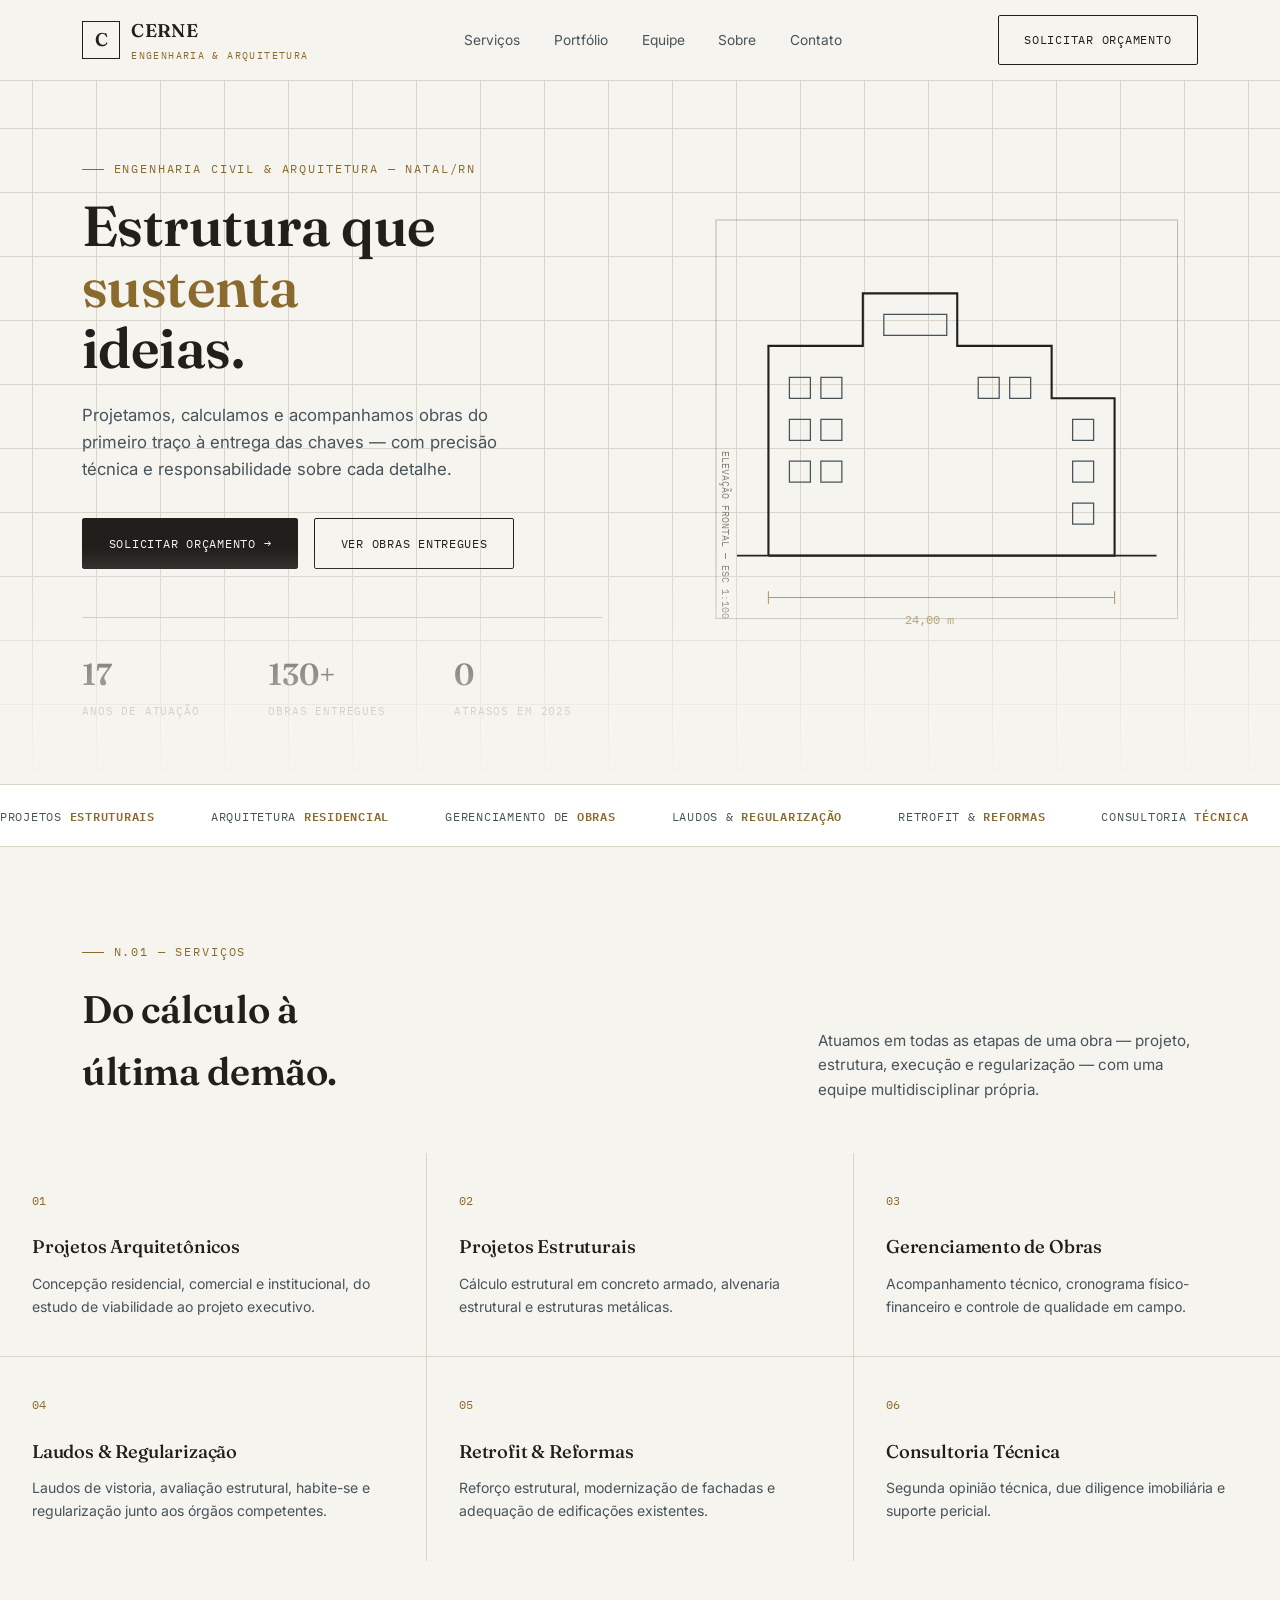
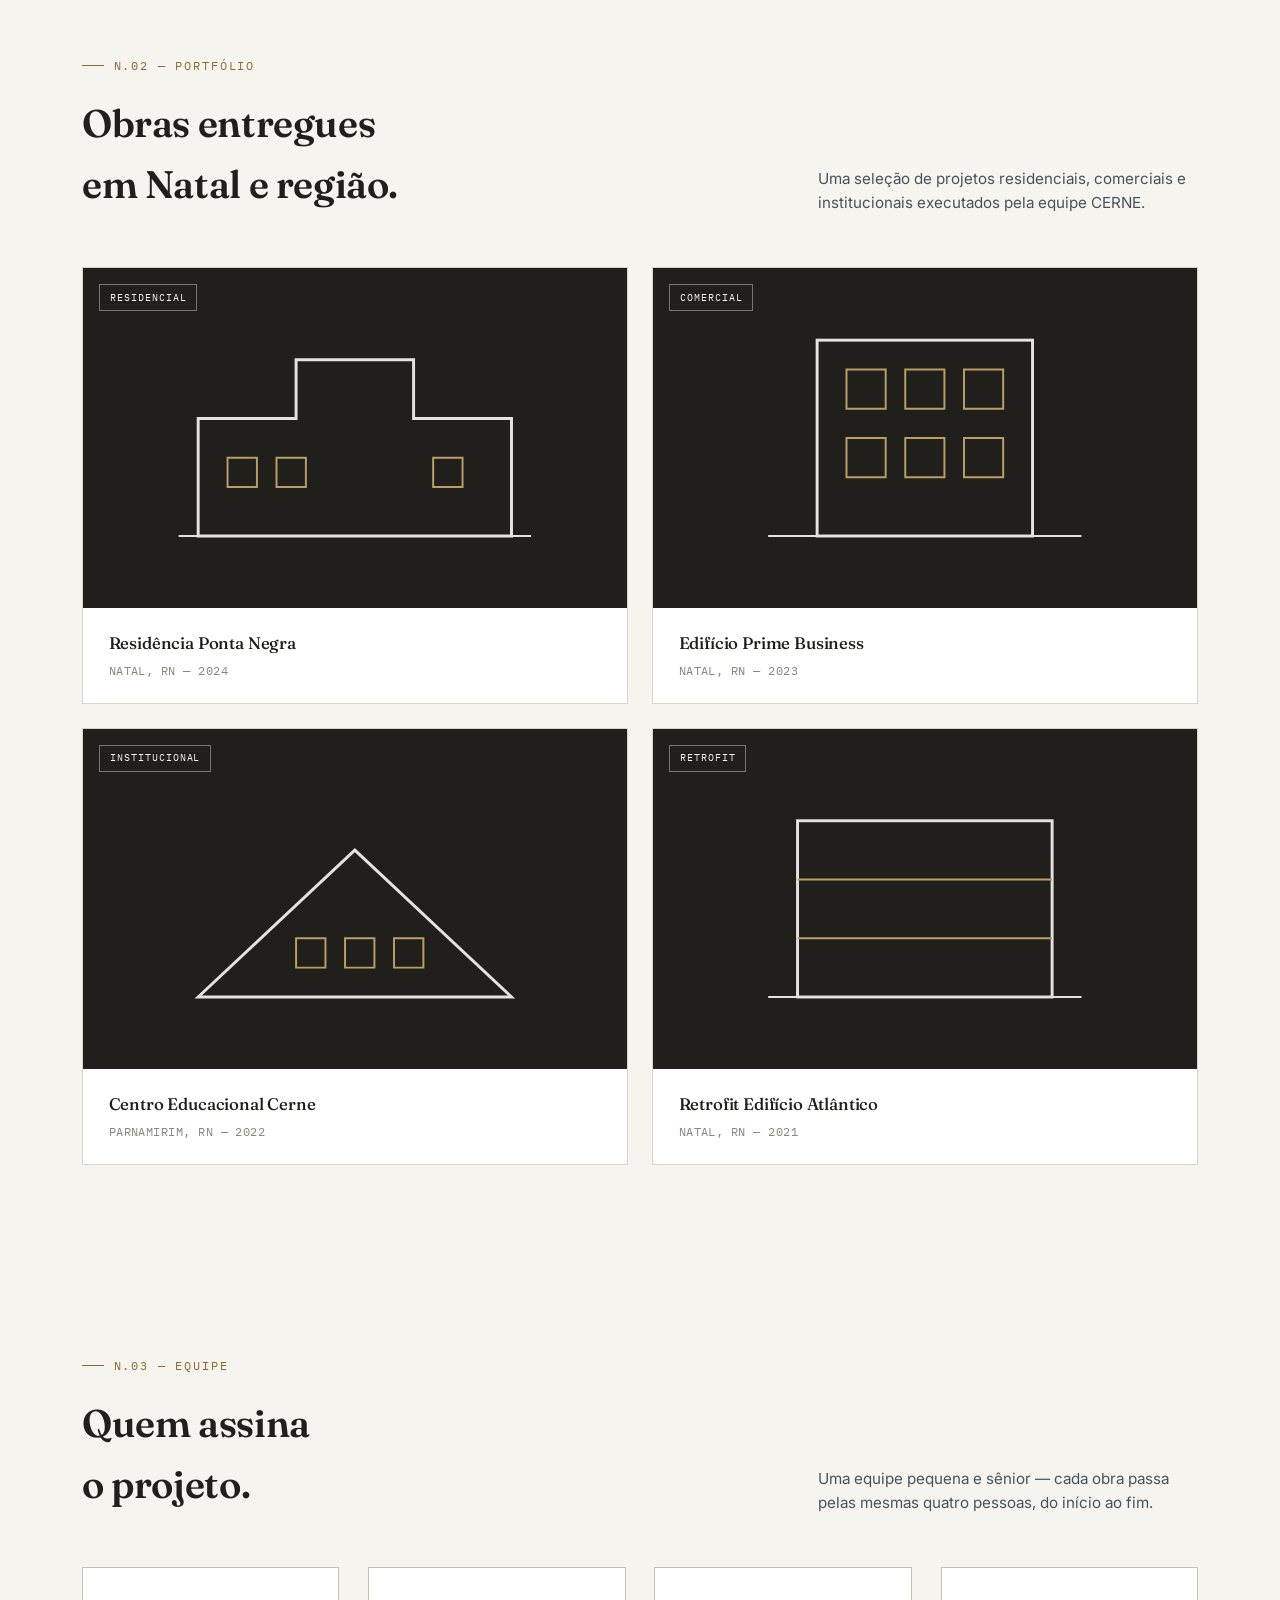
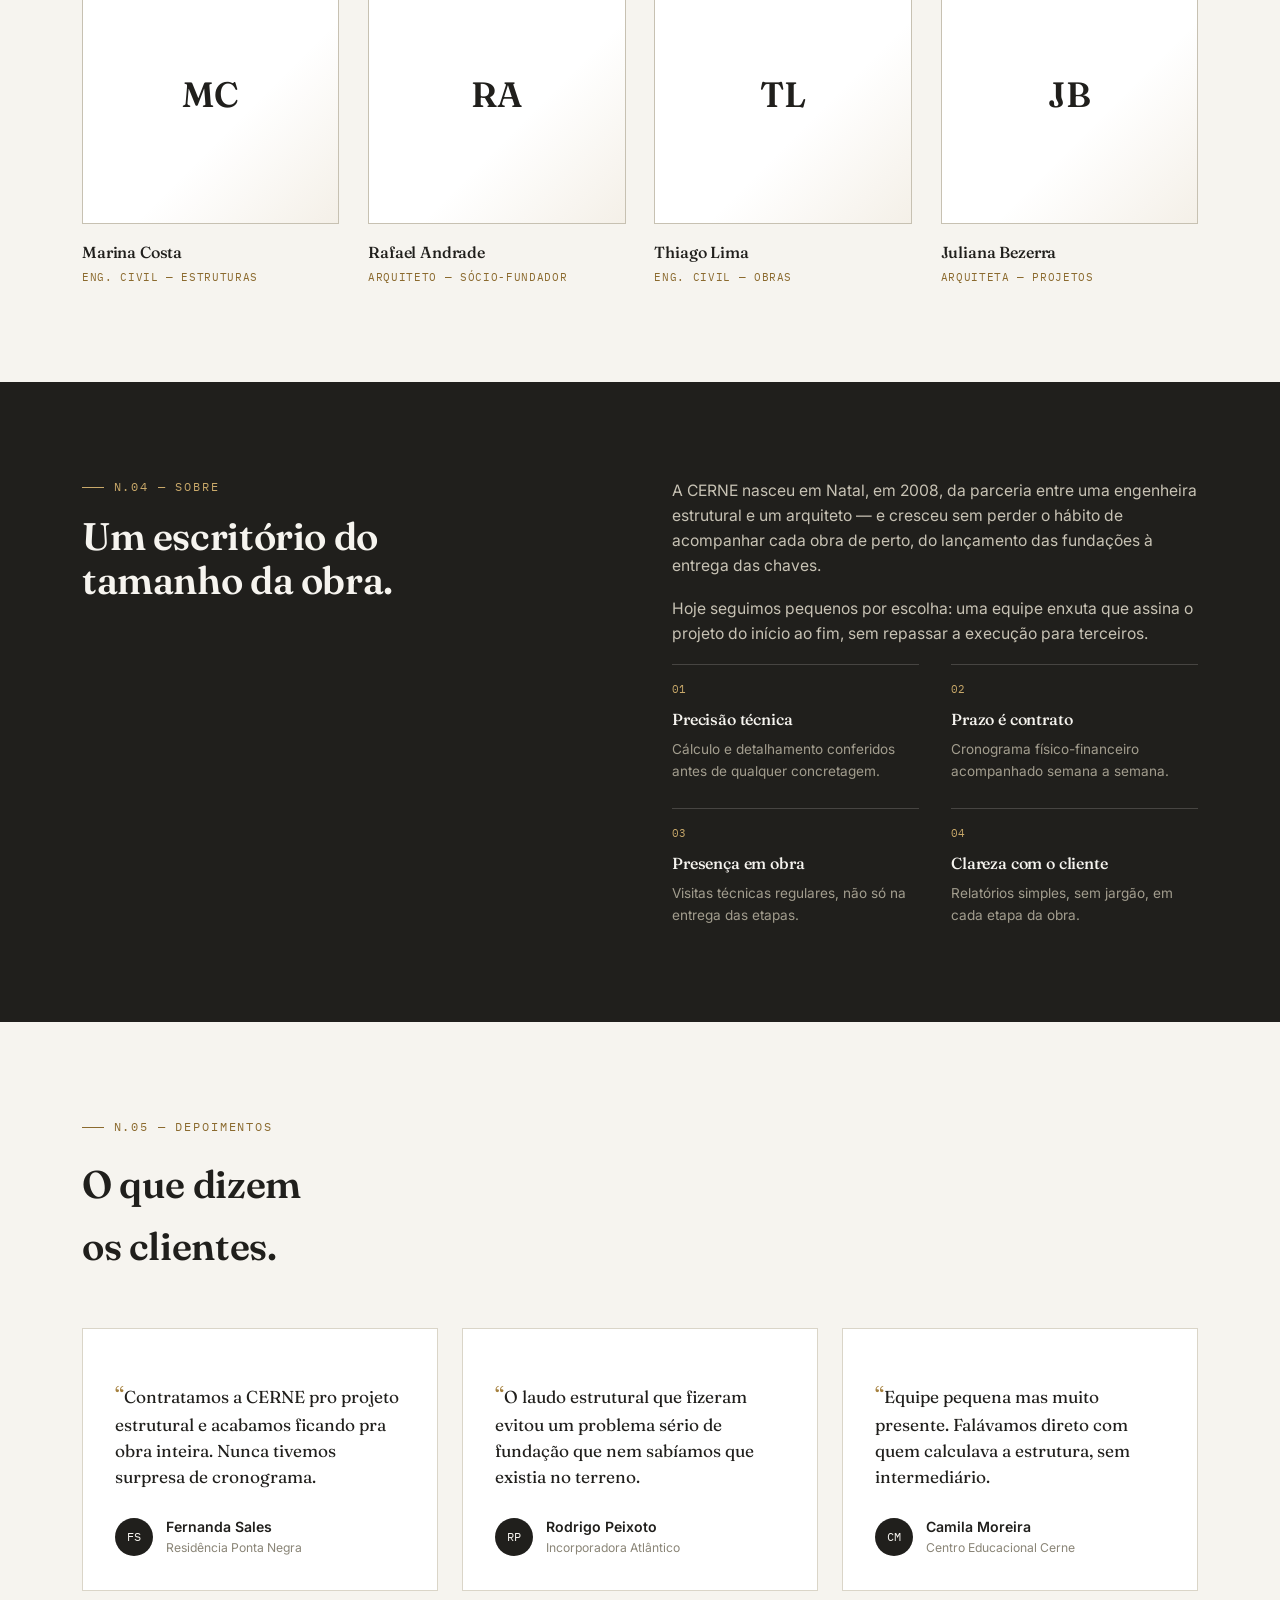
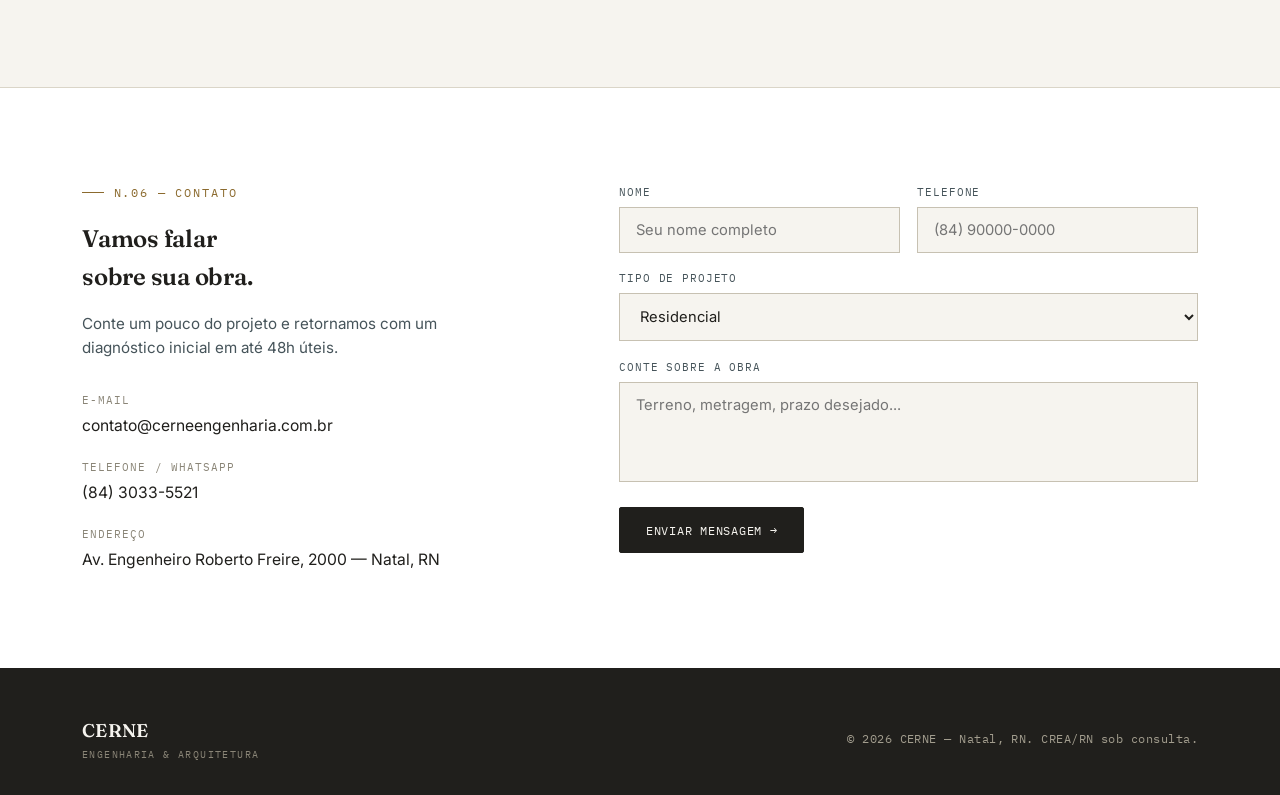
<file: Helptech_Company_Website/public/projetos/cerne-engenharia/index.html>
<!DOCTYPE html>
<html lang="pt-BR">
<head>
<meta charset="UTF-8" />
<meta name="viewport" content="width=device-width, initial-scale=1.0" />
<title>CERNE Engenharia & Arquitetura</title>
<meta name="description" content="Projetos estruturais, arquitetura e gerenciamento de obras em Natal, RN." />
<link rel="preconnect" href="https://fonts.googleapis.com">
<link rel="preconnect" href="https://fonts.gstatic.com" crossorigin>
<link href="https://fonts.googleapis.com/css2?family=Fraunces:opsz,wght@9..144,400;9..144,500;9..144,600;9..144,700&family=Inter:wght@400;500;600&family=IBM+Plex+Mono:wght@400;500&display=swap" rel="stylesheet">
<style>
  :root{
    --bg:#F6F4EF;
    --paper:#FFFFFF;
    --ink:#201F1C;
    --steel:#46545A;
    --brass:#A6813F;
    --brass-deep:#8B6A2E;
    --muted:#8A8577;
    --line:#DAD5C8;
    --line-strong:#C7C1B2;
    --display:'Fraunces', serif;
    --body:'Inter', sans-serif;
    --mono:'IBM Plex Mono', monospace;
  }
  *{box-sizing:border-box;}
  html{scroll-behavior:smooth;}
  body{
    margin:0; background:var(--bg); color:var(--ink);
    font-family:var(--body); line-height:1.6; -webkit-font-smoothing:antialiased;
  }
  img,svg{max-width:100%; display:block;}
  a{color:inherit;}
  .wrap{max-width:1180px; margin:0 auto; padding:0 2rem;}
  .eyebrow{
    font-family:var(--mono); font-size:0.72rem; letter-spacing:0.16em; text-transform:uppercase;
    color:var(--brass-deep); display:flex; align-items:center; gap:0.6rem; margin-bottom:1.1rem;
  }
  .eyebrow::before{content:""; width:22px; height:1px; background:var(--brass-deep); display:inline-block;}
  h1,h2,h3{font-family:var(--display); font-weight:600; margin:0; letter-spacing:-0.01em; color:var(--ink);}
  .btn{
    font-family:var(--mono); font-size:0.78rem; letter-spacing:0.06em; text-transform:uppercase;
    padding:0.9rem 1.6rem; border-radius:2px; border:1px solid var(--ink); cursor:pointer;
    display:inline-flex; align-items:center; gap:0.6rem; text-decoration:none; background:none; color:var(--ink);
    transition:all .25s ease;
  }
  .btn-solid{background:var(--ink); color:var(--bg);}
  .btn-solid:hover{background:var(--brass-deep); border-color:var(--brass-deep);}
  .btn-outline:hover{background:var(--ink); color:var(--bg);}
  section{position:relative;}
  .rule{border:none; border-top:1px solid var(--line); margin:0;}

  /* ── NAV ── */
  header{
    position:fixed; top:0; left:0; right:0; z-index:50; background:rgba(246,244,239,0.9);
    backdrop-filter:blur(10px); border-bottom:1px solid var(--line);
  }
  nav{
    max-width:1180px; margin:0 auto; padding:0 2rem; height:80px;
    display:flex; align-items:center; justify-content:space-between;
  }
  .logo{display:flex; align-items:center; gap:0.7rem; text-decoration:none;}
  .logo-mark{
    width:38px; height:38px; border:1.5px solid var(--ink); display:flex; align-items:center; justify-content:center;
    font-family:var(--display); font-size:1.15rem; font-weight:600; flex-shrink:0;
  }
  .logo-word{font-family:var(--display); font-weight:600; font-size:1.15rem; letter-spacing:0.02em;}
  .logo-word span{color:var(--brass-deep); font-weight:400; font-size:0.62rem; letter-spacing:0.14em; display:block;
    font-family:var(--mono); margin-top:2px; text-transform:uppercase;}
  .nav-links{display:flex; align-items:center; gap:2.1rem;}
  .nav-links a{
    font-size:0.86rem; text-decoration:none; color:var(--steel); transition:color .2s;
  }
  .nav-links a:hover{color:var(--ink);}
  .nav-cta{display:flex; align-items:center; gap:1.6rem;}
  .burger{display:none; background:none; border:none; cursor:pointer; padding:0.4rem;}
  .burger span{display:block; width:22px; height:1.5px; background:var(--ink); margin:5px 0; transition:.2s;}
  .mobile-menu{
    display:none; position:fixed; top:80px; left:0; right:0; background:var(--paper);
    border-bottom:1px solid var(--line); z-index:49; padding:1.5rem 2rem; flex-direction:column; gap:1.2rem;
  }
  .mobile-menu.open{display:flex;}
  .mobile-menu a{text-decoration:none; color:var(--ink); font-size:1rem;}

  /* ── HERO ── */
  .hero{
    padding:calc(80px + 5rem) 0 4rem; overflow:hidden;
    background-image:
      linear-gradient(var(--line) 1px, transparent 1px),
      linear-gradient(90deg, var(--line) 1px, transparent 1px);
    background-size:64px 64px; background-position:center top;
    -webkit-mask-image:linear-gradient(to bottom, black 0%, black 70%, transparent 100%);
            mask-image:linear-gradient(to bottom, black 0%, black 70%, transparent 100%);
  }
  .hero-inner{
    max-width:1180px; margin:0 auto; padding:0 2rem;
    display:grid; grid-template-columns:1.05fr 0.95fr; gap:3.5rem; align-items:center;
  }
  .hero h1{font-size:clamp(2.4rem, 4.4vw, 3.6rem); line-height:1.08;}
  .hero h1 em{font-style:normal; color:var(--brass-deep);}
  .hero p.lead{font-size:1.05rem; color:var(--steel); max-width:460px; margin:1.5rem 0 2.2rem;}
  .hero-ctas{display:flex; gap:1rem; flex-wrap:wrap;}
  .hero-stats{
    display:grid; grid-template-columns:repeat(3,auto); gap:2.4rem; margin-top:3rem;
    padding-top:2rem; border-top:1px solid var(--line-strong); max-width:520px;
  }
  .stat-num{font-family:var(--display); font-size:1.9rem; font-weight:600;}
  .stat-label{font-family:var(--mono); font-size:0.66rem; letter-spacing:0.08em; text-transform:uppercase; color:var(--muted); margin-top:0.3rem;}

  .blueprint{position:relative;}
  .blueprint svg{width:100%; height:auto;}
  .draw-line{stroke-dasharray:1400; stroke-dashoffset:1400; animation:draw 2.4s ease forwards;}
  .draw-line.d1{animation-delay:.1s;}
  .draw-line.d2{animation-delay:.5s;}
  .draw-line.d3{animation-delay:.9s;}
  .draw-line.d4{animation-delay:1.2s;}
  @keyframes draw{to{stroke-dashoffset:0;}}
  .fade-in-tag{opacity:0; animation:fadeTag .6s ease forwards; animation-delay:1.9s;}
  @keyframes fadeTag{to{opacity:1;}}

  /* ── MARQUEE ── */
  .marquee{
    border-top:1px solid var(--line); border-bottom:1px solid var(--line); background:var(--paper);
    padding:1.1rem 0; overflow:hidden; white-space:nowrap;
  }
  .marquee-track{display:inline-flex; gap:3.5rem; animation:scroll 32s linear infinite;}
  .marquee-track span{font-family:var(--mono); font-size:0.78rem; letter-spacing:0.06em; color:var(--steel); text-transform:uppercase;}
  .marquee-track span b{color:var(--brass-deep); font-weight:600;}
  @keyframes scroll{from{transform:translateX(0);} to{transform:translateX(-50%);}}

  /* ── SECTION HEAD ── */
  .section{padding:6rem 0;}
  .section-head{display:flex; justify-content:space-between; align-items:flex-end; gap:2rem; margin-bottom:3.2rem; flex-wrap:wrap;}
  .section-head h2{font-size:clamp(1.9rem,3vw,2.5rem);}
  .section-head p{color:var(--steel); max-width:380px; margin:0; font-size:0.95rem;}

  /* ── SERVICES ── */
  .services-grid{display:grid; grid-template-columns:repeat(3,1fr); gap:1px; background:var(--line);}
  .service-card{background:var(--bg); padding:2.4rem 2rem; transition:background .25s;}
  .service-card:hover{background:var(--paper);}
  .service-num{font-family:var(--mono); font-size:0.72rem; color:var(--brass-deep); margin-bottom:1.4rem;}
  .service-card h3{font-size:1.15rem; margin-bottom:0.7rem; font-weight:500;}
  .service-card p{font-size:0.88rem; color:var(--steel); margin:0;}

  /* ── PORTFOLIO ── */
  .portfolio-grid{display:grid; grid-template-columns:repeat(2,1fr); gap:1.5rem;}
  .portfolio-item{
    background:var(--paper); border:1px solid var(--line); overflow:hidden; cursor:default;
    transition:border-color .25s;
  }
  .portfolio-item:hover{border-color:var(--brass);}
  .portfolio-visual{
    aspect-ratio:16/10; background:var(--ink); position:relative; overflow:hidden;
    display:flex; align-items:center; justify-content:center;
  }
  .portfolio-visual svg{width:72%; opacity:0.92;}
  .portfolio-tag{
    position:absolute; top:1rem; left:1rem; font-family:var(--mono); font-size:0.62rem;
    letter-spacing:0.1em; text-transform:uppercase; color:var(--bg); border:1px solid rgba(246,244,239,0.4);
    padding:0.3rem 0.6rem;
  }
  .portfolio-info{padding:1.4rem 1.6rem;}
  .portfolio-info h3{font-size:1.05rem; font-weight:500; margin-bottom:0.3rem;}
  .portfolio-info .loc{font-family:var(--mono); font-size:0.72rem; color:var(--muted); text-transform:uppercase; letter-spacing:0.04em;}

  /* ── EQUIPE ── */
  .team-grid{display:grid; grid-template-columns:repeat(4,1fr); gap:1.8rem;}
  .team-card{text-align:left;}
  .avatar{
    aspect-ratio:1; border:1px solid var(--line-strong); display:flex; align-items:center; justify-content:center;
    font-family:var(--display); font-size:2.2rem; font-weight:600; color:var(--ink); background:var(--paper);
    margin-bottom:1rem; position:relative; overflow:hidden;
  }
  .avatar::after{content:""; position:absolute; inset:0; background:linear-gradient(135deg, transparent 60%, rgba(166,129,63,0.12) 100%);}
  .team-card h3{font-size:1rem; font-weight:500; margin-bottom:0.2rem;}
  .team-card .role{font-family:var(--mono); font-size:0.68rem; text-transform:uppercase; letter-spacing:0.06em; color:var(--brass-deep);}

  /* ── SOBRE ── */
  .about{background:var(--ink); color:var(--bg); padding:6rem 0;}
  .about .eyebrow{color:#C9A96A;}
  .about .eyebrow::before{background:#C9A96A;}
  .about-grid{display:grid; grid-template-columns:1fr 1fr; gap:4rem; align-items:start;}
  .about h2{color:var(--bg); font-size:clamp(1.9rem,3vw,2.6rem); line-height:1.15;}
  .about-copy p{color:#C7C2B4; font-size:0.98rem; margin:0 0 1.1rem;}
  .values{display:grid; grid-template-columns:1fr 1fr; gap:1.6rem 2rem;}
  .value-item{border-top:1px solid rgba(246,244,239,0.18); padding-top:1rem;}
  .value-item .vnum{font-family:var(--mono); font-size:0.7rem; color:#C9A96A;}
  .value-item h3{color:var(--bg); font-size:1rem; font-weight:500; margin:0.5rem 0 0.4rem;}
  .value-item p{color:#A29D8E; font-size:0.85rem; margin:0;}

  /* ── DEPOIMENTOS ── */
  .testi-grid{display:grid; grid-template-columns:repeat(3,1fr); gap:1.5rem;}
  .testi-card{background:var(--paper); border:1px solid var(--line); padding:2rem;}
  .testi-quote{font-family:var(--display); font-size:1.08rem; line-height:1.5; margin-bottom:1.6rem;}
  .testi-quote::before{content:"“"; color:var(--brass); font-size:1.3em;}
  .testi-person{display:flex; align-items:center; gap:0.8rem;}
  .testi-avatar{
    width:38px; height:38px; border-radius:50%; background:var(--ink); color:var(--bg);
    display:flex; align-items:center; justify-content:center; font-family:var(--mono); font-size:0.75rem; flex-shrink:0;
  }
  .testi-name{font-size:0.88rem; font-weight:600;}
  .testi-role{font-size:0.76rem; color:var(--muted);}

  /* ── CONTATO ── */
  .contact{background:var(--paper); border-top:1px solid var(--line);}
  .contact-grid{display:grid; grid-template-columns:0.9fr 1.1fr; gap:4rem;}
  .contact-info p{color:var(--steel); font-size:0.95rem; max-width:380px;}
  .contact-list{margin-top:2rem; display:flex; flex-direction:column; gap:1.3rem;}
  .contact-list .ci-label{font-family:var(--mono); font-size:0.66rem; text-transform:uppercase; letter-spacing:0.1em; color:var(--muted); margin-bottom:0.25rem;}
  .contact-list .ci-value{font-size:0.98rem;}
  form.cform{display:flex; flex-direction:column; gap:1.1rem;}
  .cform .row{display:grid; grid-template-columns:1fr 1fr; gap:1.1rem;}
  .cform label{font-family:var(--mono); font-size:0.66rem; text-transform:uppercase; letter-spacing:0.08em; color:var(--steel); display:block; margin-bottom:0.4rem;}
  .cform input, .cform textarea, .cform select{
    width:100%; border:1px solid var(--line-strong); background:var(--bg); padding:0.8rem 1rem;
    font-family:var(--body); font-size:0.92rem; color:var(--ink); outline:none; transition:border-color .2s;
  }
  .cform input:focus, .cform textarea:focus, .cform select:focus{border-color:var(--brass);}
  .cform textarea{resize:none;}

  footer{background:var(--ink); color:#A29D8E; padding:3rem 0 2rem;}
  .foot-grid{display:flex; justify-content:space-between; align-items:center; flex-wrap:wrap; gap:1.5rem;}
  .foot-grid .logo-word{color:var(--bg);}
  footer .fine{font-family:var(--mono); font-size:0.72rem; letter-spacing:0.04em;}

  .reveal{opacity:0; transform:translateY(18px); transition:opacity .7s ease, transform .7s ease;}
  .reveal.in{opacity:1; transform:none;}

  @media (max-width:900px){
    .hero-inner{grid-template-columns:1fr;}
    .blueprint{order:-1;}
    .services-grid{grid-template-columns:1fr;}
    .portfolio-grid{grid-template-columns:1fr;}
    .team-grid{grid-template-columns:repeat(2,1fr);}
    .about-grid{grid-template-columns:1fr;}
    .contact-grid{grid-template-columns:1fr;}
    .testi-grid{grid-template-columns:1fr;}
    .nav-links{display:none;}
    .nav-cta .btn-outline{display:none;}
    .burger{display:block;}
    .cform .row{grid-template-columns:1fr;}
  }
</style>
</head>
<body>

<header>
  <nav>
    <a href="#hero" class="logo">
      <span class="logo-mark">C</span>
      <span class="logo-word">CERNE<span>Engenharia &amp; Arquitetura</span></span>
    </a>
    <div class="nav-links">
      <a href="#servicos">Serviços</a>
      <a href="#portfolio">Portfólio</a>
      <a href="#equipe">Equipe</a>
      <a href="#sobre">Sobre</a>
      <a href="#contato">Contato</a>
    </div>
    <div class="nav-cta">
      <a href="#contato" class="btn btn-outline">Solicitar orçamento</a>
      <button class="burger" id="burgerBtn" aria-label="Menu">
        <span></span><span></span><span></span>
      </button>
    </div>
  </nav>
  <div class="mobile-menu" id="mobileMenu">
    <a href="#servicos">Serviços</a>
    <a href="#portfolio">Portfólio</a>
    <a href="#equipe">Equipe</a>
    <a href="#sobre">Sobre</a>
    <a href="#contato">Contato</a>
  </div>
</header>

<!-- ── HERO ── -->
<section class="hero" id="hero">
  <div class="hero-inner">
    <div>
      <div class="eyebrow">Engenharia Civil &amp; Arquitetura — Natal/RN</div>
      <h1>Estrutura que <em>sustenta</em><br>ideias.</h1>
      <p class="lead">Projetamos, calculamos e acompanhamos obras do primeiro traço à entrega das chaves — com precisão técnica e responsabilidade sobre cada detalhe.</p>
      <div class="hero-ctas">
        <a href="#contato" class="btn btn-solid">Solicitar orçamento →</a>
        <a href="#portfolio" class="btn btn-outline">Ver obras entregues</a>
      </div>
      <div class="hero-stats">
        <div><div class="stat-num">17</div><div class="stat-label">Anos de atuação</div></div>
        <div><div class="stat-num">130+</div><div class="stat-label">Obras entregues</div></div>
        <div><div class="stat-num">0</div><div class="stat-label">Atrasos em 2025</div></div>
      </div>
    </div>
    <div class="blueprint">
      <svg viewBox="0 0 480 460" fill="none" xmlns="http://www.w3.org/2000/svg">
        <!-- grid frame -->
        <rect x="20" y="20" width="440" height="380" stroke="#46545A" stroke-width="1" opacity="0.35"/>
        <!-- building silhouette -->
        <path class="draw-line d1" d="M70 340 L70 140 L160 140 L160 90 L250 90 L250 140 L340 140 L340 190 L400 190 L400 340 Z"
          stroke="#201F1C" stroke-width="2"/>
        <!-- windows grid -->
        <g class="draw-line d2" stroke="#46545A" stroke-width="1.2">
          <path d="M90 170 h20 v20 h-20 z"/>
          <path d="M120 170 h20 v20 h-20 z"/>
          <path d="M90 210 h20 v20 h-20 z"/>
          <path d="M120 210 h20 v20 h-20 z"/>
          <path d="M90 250 h20 v20 h-20 z"/>
          <path d="M120 250 h20 v20 h-20 z"/>
          <path d="M180 110 h60 v20 h-60 z"/>
          <path d="M270 170 h20 v20 h-20 z"/>
          <path d="M300 170 h20 v20 h-20 z"/>
          <path d="M360 210 h20 v20 h-20 z"/>
          <path d="M360 250 h20 v20 h-20 z"/>
          <path d="M360 290 h20 v20 h-20 z"/>
        </g>
        <!-- ground line -->
        <path class="draw-line d3" d="M40 340 H440" stroke="#201F1C" stroke-width="1.5"/>
        <!-- dimension line -->
        <g class="draw-line d4" stroke="#A6813F" stroke-width="1">
          <path d="M70 380 H400"/>
          <path d="M70 374 V386"/>
          <path d="M400 374 V386"/>
        </g>
        <text x="200" y="405" fill="#A6813F" font-family="IBM Plex Mono, monospace" font-size="11" class="fade-in-tag">24,00 m</text>
        <text x="30" y="240" fill="#8A8577" font-family="IBM Plex Mono, monospace" font-size="10" writing-mode="vertical-rl" class="fade-in-tag">ELEVAÇÃO FRONTAL — ESC 1:100</text>
      </svg>
    </div>
  </div>
</section>

<div class="marquee">
  <div class="marquee-track">
    <span>Projetos <b>Estruturais</b></span>
    <span>Arquitetura <b>Residencial</b></span>
    <span>Gerenciamento de <b>Obras</b></span>
    <span>Laudos &amp; <b>Regularização</b></span>
    <span>Retrofit &amp; <b>Reformas</b></span>
    <span>Consultoria <b>Técnica</b></span>
    <span>Projetos <b>Estruturais</b></span>
    <span>Arquitetura <b>Residencial</b></span>
    <span>Gerenciamento de <b>Obras</b></span>
    <span>Laudos &amp; <b>Regularização</b></span>
    <span>Retrofit &amp; <b>Reformas</b></span>
    <span>Consultoria <b>Técnica</b></span>
  </div>
</div>

<!-- ── SERVIÇOS ── -->
<section class="section" id="servicos">
  <div class="wrap">
    <div class="section-head reveal">
      <div>
        <div class="eyebrow">N.01 — Serviços</div>
        <h2>Do cálculo à<br>última demão.</h2>
      </div>
      <p>Atuamos em todas as etapas de uma obra — projeto, estrutura, execução e regularização — com uma equipe multidisciplinar própria.</p>
    </div>
  </div>
  <div class="services-grid reveal">
    <div class="service-card">
      <div class="service-num">01</div>
      <h3>Projetos Arquitetônicos</h3>
      <p>Concepção residencial, comercial e institucional, do estudo de viabilidade ao projeto executivo.</p>
    </div>
    <div class="service-card">
      <div class="service-num">02</div>
      <h3>Projetos Estruturais</h3>
      <p>Cálculo estrutural em concreto armado, alvenaria estrutural e estruturas metálicas.</p>
    </div>
    <div class="service-card">
      <div class="service-num">03</div>
      <h3>Gerenciamento de Obras</h3>
      <p>Acompanhamento técnico, cronograma físico-financeiro e controle de qualidade em campo.</p>
    </div>
    <div class="service-card">
      <div class="service-num">04</div>
      <h3>Laudos &amp; Regularização</h3>
      <p>Laudos de vistoria, avaliação estrutural, habite-se e regularização junto aos órgãos competentes.</p>
    </div>
    <div class="service-card">
      <div class="service-num">05</div>
      <h3>Retrofit &amp; Reformas</h3>
      <p>Reforço estrutural, modernização de fachadas e adequação de edificações existentes.</p>
    </div>
    <div class="service-card">
      <div class="service-num">06</div>
      <h3>Consultoria Técnica</h3>
      <p>Segunda opinião técnica, due diligence imobiliária e suporte pericial.</p>
    </div>
  </div>
</section>

<!-- ── PORTFÓLIO ── -->
<section class="section" id="portfolio" style="padding-top:0;">
  <div class="wrap">
    <div class="section-head reveal">
      <div>
        <div class="eyebrow">N.02 — Portfólio</div>
        <h2>Obras entregues<br>em Natal e região.</h2>
      </div>
      <p>Uma seleção de projetos residenciais, comerciais e institucionais executados pela equipe CERNE.</p>
    </div>
    <div class="portfolio-grid reveal">
      <div class="portfolio-item">
        <div class="portfolio-visual">
          <span class="portfolio-tag">Residencial</span>
          <svg viewBox="0 0 200 140" fill="none"><path d="M20 120 L20 60 L70 60 L70 30 L130 30 L130 60 L180 60 L180 120 Z" stroke="#F6F4EF" stroke-width="1.5"/><path d="M10 120 H190" stroke="#F6F4EF" stroke-width="1"/><path d="M35 80 h15 v15 h-15z" stroke="#C9A96A" stroke-width="1"/><path d="M60 80 h15 v15 h-15z" stroke="#C9A96A" stroke-width="1"/><path d="M140 80 h15 v15 h-15z" stroke="#C9A96A" stroke-width="1"/></svg>
        </div>
        <div class="portfolio-info">
          <h3>Residência Ponta Negra</h3>
          <div class="loc">Natal, RN — 2024</div>
        </div>
      </div>
      <div class="portfolio-item">
        <div class="portfolio-visual">
          <span class="portfolio-tag">Comercial</span>
          <svg viewBox="0 0 200 140" fill="none"><rect x="45" y="20" width="110" height="100" stroke="#F6F4EF" stroke-width="1.5"/><path d="M20 120 H180" stroke="#F6F4EF" stroke-width="1"/><g stroke="#C9A96A" stroke-width="1"><path d="M60 35 h20 v20 h-20z"/><path d="M90 35 h20 v20 h-20z"/><path d="M120 35 h20 v20 h-20z"/><path d="M60 70 h20 v20 h-20z"/><path d="M90 70 h20 v20 h-20z"/><path d="M120 70 h20 v20 h-20z"/></g></svg>
        </div>
        <div class="portfolio-info">
          <h3>Edifício Prime Business</h3>
          <div class="loc">Natal, RN — 2023</div>
        </div>
      </div>
      <div class="portfolio-item">
        <div class="portfolio-visual">
          <span class="portfolio-tag">Institucional</span>
          <svg viewBox="0 0 200 140" fill="none"><path d="M20 120 L100 45 L180 120 Z" stroke="#F6F4EF" stroke-width="1.5"/><rect x="40" y="120" width="120" height="0" stroke="#F6F4EF"/><path d="M20 120 H180" stroke="#F6F4EF" stroke-width="1"/><g stroke="#C9A96A" stroke-width="1"><path d="M70 90 h15 v15 h-15z"/><path d="M95 90 h15 v15 h-15z"/><path d="M120 90 h15 v15 h-15z"/></g></svg>
        </div>
        <div class="portfolio-info">
          <h3>Centro Educacional Cerne</h3>
          <div class="loc">Parnamirim, RN — 2022</div>
        </div>
      </div>
      <div class="portfolio-item">
        <div class="portfolio-visual">
          <span class="portfolio-tag">Retrofit</span>
          <svg viewBox="0 0 200 140" fill="none"><rect x="35" y="30" width="130" height="90" stroke="#F6F4EF" stroke-width="1.5"/><path d="M35 60 H165 M35 90 H165" stroke="#C9A96A" stroke-width="1"/><path d="M20 120 H180" stroke="#F6F4EF" stroke-width="1"/></svg>
        </div>
        <div class="portfolio-info">
          <h3>Retrofit Edifício Atlântico</h3>
          <div class="loc">Natal, RN — 2021</div>
        </div>
      </div>
    </div>
  </div>
</section>

<!-- ── EQUIPE ── -->
<section class="section" id="equipe">
  <div class="wrap">
    <div class="section-head reveal">
      <div>
        <div class="eyebrow">N.03 — Equipe</div>
        <h2>Quem assina<br>o projeto.</h2>
      </div>
      <p>Uma equipe pequena e sênior — cada obra passa pelas mesmas quatro pessoas, do início ao fim.</p>
    </div>
    <div class="team-grid reveal">
      <div class="team-card">
        <div class="avatar">MC</div>
        <h3>Marina Costa</h3>
        <div class="role">Eng. Civil — Estruturas</div>
      </div>
      <div class="team-card">
        <div class="avatar">RA</div>
        <h3>Rafael Andrade</h3>
        <div class="role">Arquiteto — Sócio-fundador</div>
      </div>
      <div class="team-card">
        <div class="avatar">TL</div>
        <h3>Thiago Lima</h3>
        <div class="role">Eng. Civil — Obras</div>
      </div>
      <div class="team-card">
        <div class="avatar">JB</div>
        <h3>Juliana Bezerra</h3>
        <div class="role">Arquiteta — Projetos</div>
      </div>
    </div>
  </div>
</section>

<!-- ── SOBRE ── -->
<section class="about" id="sobre">
  <div class="wrap">
    <div class="about-grid reveal">
      <div>
        <div class="eyebrow">N.04 — Sobre</div>
        <h2>Um escritório do<br>tamanho da obra.</h2>
      </div>
      <div class="about-copy">
        <p>A CERNE nasceu em Natal, em 2008, da parceria entre uma engenheira estrutural e um arquiteto — e cresceu sem perder o hábito de acompanhar cada obra de perto, do lançamento das fundações à entrega das chaves.</p>
        <p>Hoje seguimos pequenos por escolha: uma equipe enxuta que assina o projeto do início ao fim, sem repassar a execução para terceiros.</p>
        <div class="values">
          <div class="value-item">
            <div class="vnum">01</div>
            <h3>Precisão técnica</h3>
            <p>Cálculo e detalhamento conferidos antes de qualquer concretagem.</p>
          </div>
          <div class="value-item">
            <div class="vnum">02</div>
            <h3>Prazo é contrato</h3>
            <p>Cronograma físico-financeiro acompanhado semana a semana.</p>
          </div>
          <div class="value-item">
            <div class="vnum">03</div>
            <h3>Presença em obra</h3>
            <p>Visitas técnicas regulares, não só na entrega das etapas.</p>
          </div>
          <div class="value-item">
            <div class="vnum">04</div>
            <h3>Clareza com o cliente</h3>
            <p>Relatórios simples, sem jargão, em cada etapa da obra.</p>
          </div>
        </div>
      </div>
    </div>
  </div>
</section>

<!-- ── DEPOIMENTOS ── -->
<section class="section" id="depoimentos">
  <div class="wrap">
    <div class="section-head reveal">
      <div>
        <div class="eyebrow">N.05 — Depoimentos</div>
        <h2>O que dizem<br>os clientes.</h2>
      </div>
    </div>
    <div class="testi-grid reveal">
      <div class="testi-card">
        <p class="testi-quote">Contratamos a CERNE pro projeto estrutural e acabamos ficando pra obra inteira. Nunca tivemos surpresa de cronograma.</p>
        <div class="testi-person">
          <div class="testi-avatar">FS</div>
          <div><div class="testi-name">Fernanda Sales</div><div class="testi-role">Residência Ponta Negra</div></div>
        </div>
      </div>
      <div class="testi-card">
        <p class="testi-quote">O laudo estrutural que fizeram evitou um problema sério de fundação que nem sabíamos que existia no terreno.</p>
        <div class="testi-person">
          <div class="testi-avatar">RP</div>
          <div><div class="testi-name">Rodrigo Peixoto</div><div class="testi-role">Incorporadora Atlântico</div></div>
        </div>
      </div>
      <div class="testi-card">
        <p class="testi-quote">Equipe pequena mas muito presente. Falávamos direto com quem calculava a estrutura, sem intermediário.</p>
        <div class="testi-person">
          <div class="testi-avatar">CM</div>
          <div><div class="testi-name">Camila Moreira</div><div class="testi-role">Centro Educacional Cerne</div></div>
        </div>
      </div>
    </div>
  </div>
</section>

<!-- ── CONTATO ── -->
<section class="section contact" id="contato">
  <div class="wrap">
    <div class="contact-grid">
      <div class="contact-info reveal">
        <div class="eyebrow">N.06 — Contato</div>
        <h2>Vamos falar<br>sobre sua obra.</h2>
        <p>Conte um pouco do projeto e retornamos com um diagnóstico inicial em até 48h úteis.</p>
        <div class="contact-list">
          <div><div class="ci-label">E-mail</div><div class="ci-value">contato@cerneengenharia.com.br</div></div>
          <div><div class="ci-label">Telefone / WhatsApp</div><div class="ci-value">(84) 3033-5521</div></div>
          <div><div class="ci-label">Endereço</div><div class="ci-value">Av. Engenheiro Roberto Freire, 2000 — Natal, RN</div></div>
        </div>
      </div>
      <form class="cform reveal" id="cform">
        <div class="row">
          <div>
            <label>Nome</label>
            <input required type="text" placeholder="Seu nome completo" />
          </div>
          <div>
            <label>Telefone</label>
            <input required type="tel" placeholder="(84) 90000-0000" />
          </div>
        </div>
        <div>
          <label>Tipo de projeto</label>
          <select>
            <option>Residencial</option>
            <option>Comercial</option>
            <option>Institucional</option>
            <option>Retrofit / Reforma</option>
            <option>Laudo técnico</option>
          </select>
        </div>
        <div>
          <label>Conte sobre a obra</label>
          <textarea required rows="4" placeholder="Terreno, metragem, prazo desejado..."></textarea>
        </div>
        <button type="submit" class="btn btn-solid" style="align-self:flex-start;">Enviar mensagem →</button>
      </form>
    </div>
  </div>
</section>

<footer>
  <div class="wrap foot-grid">
    <span class="logo-word">CERNE<span style="color:#8A8577;">Engenharia &amp; Arquitetura</span></span>
    <span class="fine">© 2026 CERNE — Natal, RN. CREA/RN sob consulta.</span>
  </div>
</footer>

<script>
  const burger = document.getElementById('burgerBtn');
  const mobileMenu = document.getElementById('mobileMenu');
  burger.addEventListener('click', () => mobileMenu.classList.toggle('open'));
  mobileMenu.querySelectorAll('a').forEach(a => a.addEventListener('click', () => mobileMenu.classList.remove('open')));

  const revealEls = document.querySelectorAll('.reveal');
  const obs = new IntersectionObserver((entries) => {
    entries.forEach(e => { if (e.isIntersecting) { e.target.classList.add('in'); obs.unobserve(e.target); } });
  }, { threshold: 0.15 });
  revealEls.forEach(el => obs.observe(el));

  document.getElementById('cform').addEventListener('submit', function(e){
    e.preventDefault();
    const btn = this.querySelector('button[type="submit"]');
    const original = btn.textContent;
    btn.textContent = 'Mensagem enviada ✓';
    setTimeout(() => { btn.textContent = original; this.reset(); }, 2200);
  });

  // Scroll robusto para todos os links internos (âncoras)
  document.querySelectorAll('a[href^="#"]').forEach(link => {
    link.addEventListener('click', function(e){
      const id = this.getAttribute('href').slice(1);
      const target = document.getElementById(id);
      if (target) {
        e.preventDefault();
        target.scrollIntoView({ behavior: 'smooth', block: 'start' });
      }
    });
  });
</script>

</body>
</html>
</file>
